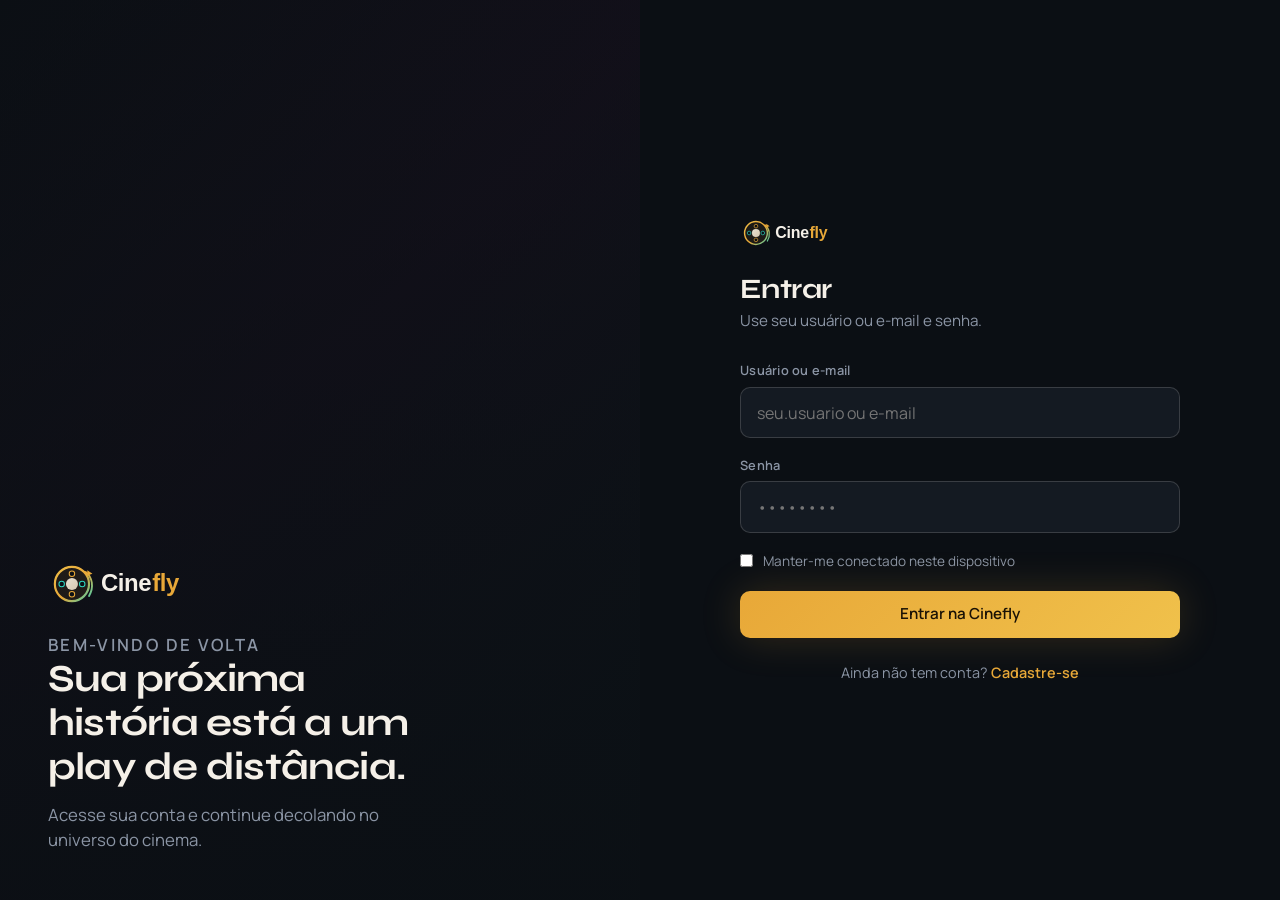
<file: favoritos.html>
<!DOCTYPE html>
<html lang="pt-BR">
<head>
  <meta charset="UTF-8" />
  <meta name="viewport" content="width=device-width, initial-scale=1.0" />
  <title>Favoritos — Cinefly</title>
  <link rel="icon" href="assets/favicon.svg" type="image/svg+xml" />
  <link rel="stylesheet" href="css/style.css" />
</head>
<body data-page="favoritos">
  <header class="navbar scrolled" id="navbar">
    <div class="container">
      <a href="index.html" class="nav-logo">
        <img src="assets/logo.svg" alt="Cinefly" />
      </a>
      <nav class="nav-links">
        <a href="index.html">Início</a>
        <a href="index.html#filmes">Filmes</a>
        <a href="index.html#series">Séries</a>
        <a href="favoritos.html" class="active">Favoritos</a>
        <a href="perfil.html">Perfil</a>
      </nav>
      <div class="nav-search">
        <span class="search-icon">🔍</span>
        <input type="search" id="search-input" placeholder="Buscar…" autocomplete="off" aria-label="Buscar" />
        <div class="search-dropdown" id="search-dropdown"></div>
      </div>
      <div class="nav-actions" id="nav-auth"></div>
      <button class="menu-toggle" aria-label="Menu">☰</button>
    </div>
  </header>

  <div class="page-header">
    <div class="container">
      <p class="eyebrow">Minha lista</p>
      <h1>❤️ Favoritos</h1>
      <p>Títulos que você salvou para assistir depois.</p>
    </div>
  </div>

  <div class="container">
    <div class="empty-state" id="favorites-empty" style="display:none">
      <span class="emoji">🍿</span>
      <h3>Sua lista está vazia</h3>
      <p>Explore o catálogo e toque em ♡ para salvar filmes, séries e documentários.</p>
      <a href="index.html" class="btn btn-primary" style="margin-top:1.25rem">Explorar catálogo</a>
    </div>
    <div class="grid-catalog" id="favorites-grid"></div>
  </div>

  <div class="footer-accent"></div>
  <footer class="footer">
    <div class="container footer-bottom" style="border:none;padding-top:0">
      <span>© 2026 Cinefly</span>
      <span>Decole no universo do cinema</span>
    </div>
  </footer>

  <script src="js/data.js"></script>
  <script src="js/auth.js"></script>
  <script src="js/script.js"></script>
</body>
</html>
</file>
<file: css/style.css>
/* =========================================================
   Cinefly — Design System & Estilos Globais
   Tipografia: Syne (display) + Manrope (UI)
   ========================================================= */

@import url('https://fonts.googleapis.com/css2?family=Manrope:wght@400;500;600;700&family=Syne:wght@600;700;800&display=swap');

:root {
  --ink: #0B0F14;
  --ink-soft: #0E131A;
  --surface: #141A22;
  --surface-2: #1C2430;
  --surface-3: #243040;
  --amber: #E8A838;
  --amber-light: #F0C14B;
  --amber-dim: rgba(232, 168, 56, 0.15);
  --teal: #2DD4BF;
  --teal-dim: rgba(45, 212, 191, 0.12);
  --cream: #F5F0E8;
  --muted: #8B95A5;
  --muted-2: #5A6575;
  --danger: #E85D5D;
  --success: #3ECF8E;
  --border: rgba(245, 240, 232, 0.08);
  --border-strong: rgba(245, 240, 232, 0.16);

  --grad-hero: linear-gradient(135deg, #0B0F14 0%, #15101C 45%, #0C181A 100%);
  --grad-cta: linear-gradient(135deg, #E8A838 0%, #F0C14B 100%);
  --grad-accent: linear-gradient(90deg, #E8A838, #2DD4BF);
  --grad-overlay: linear-gradient(180deg, transparent 0%, rgba(11, 15, 20, 0.4) 40%, rgba(11, 15, 20, 0.95) 100%);
  --grad-nav: linear-gradient(180deg, rgba(11, 15, 20, 0.95) 0%, rgba(11, 15, 20, 0.7) 70%, transparent 100%);

  --font-display: 'Syne', sans-serif;
  --font-body: 'Manrope', sans-serif;

  --radius-sm: 6px;
  --radius: 10px;
  --radius-lg: 16px;
  --radius-xl: 24px;

  --nav-h: 72px;
  --shadow-glow: 0 0 40px rgba(232, 168, 56, 0.18);
  --ease: cubic-bezier(0.22, 1, 0.36, 1);
  --max: 1400px;
}

*, *::before, *::after { box-sizing: border-box; margin: 0; padding: 0; }

html { scroll-behavior: smooth; }

body {
  font-family: var(--font-body);
  background: var(--ink);
  color: var(--cream);
  line-height: 1.5;
  min-height: 100vh;
  overflow-x: hidden;
  -webkit-font-smoothing: antialiased;
}

body::before {
  content: '';
  position: fixed;
  inset: 0;
  background:
    radial-gradient(ellipse 80% 50% at 20% -10%, rgba(232, 168, 56, 0.07), transparent 50%),
    radial-gradient(ellipse 60% 40% at 90% 10%, rgba(45, 212, 191, 0.05), transparent 45%),
    radial-gradient(ellipse 50% 30% at 50% 100%, rgba(232, 168, 56, 0.04), transparent 50%);
  pointer-events: none;
  z-index: 0;
}

img { max-width: 100%; display: block; }
a { color: inherit; text-decoration: none; }
button, input, select, textarea { font: inherit; color: inherit; }
ul, ol { list-style: none; }
button { cursor: pointer; border: none; background: none; }

.container {
  width: min(100% - 2.5rem, var(--max));
  margin-inline: auto;
}

/* ---------- Typography ---------- */
.brand-name {
  font-family: var(--font-display);
  font-weight: 800;
  letter-spacing: -0.03em;
}
.brand-name .accent { color: var(--amber); }

h1, h2, h3, .display {
  font-family: var(--font-display);
  font-weight: 700;
  letter-spacing: -0.02em;
  line-height: 1.15;
}

.eyebrow {
  font-size: 0.75rem;
  font-weight: 600;
  letter-spacing: 0.14em;
  text-transform: uppercase;
  color: var(--amber);
}

.muted { color: var(--muted); }

/* ---------- Buttons ---------- */
.btn {
  display: inline-flex;
  align-items: center;
  justify-content: center;
  gap: 0.5rem;
  padding: 0.75rem 1.4rem;
  border-radius: var(--radius);
  font-weight: 600;
  font-size: 0.95rem;
  transition: transform 0.25s var(--ease), box-shadow 0.25s var(--ease), background 0.2s, border-color 0.2s;
  white-space: nowrap;
}

.btn:active { transform: scale(0.97); }

.btn-primary {
  background: var(--grad-cta);
  color: #1A1205;
  box-shadow: var(--shadow-glow);
}
.btn-primary:hover {
  box-shadow: 0 0 50px rgba(232, 168, 56, 0.35);
  transform: translateY(-1px);
}

.btn-secondary {
  background: rgba(245, 240, 232, 0.08);
  border: 1px solid var(--border-strong);
  color: var(--cream);
  backdrop-filter: blur(8px);
}
.btn-secondary:hover {
  background: rgba(245, 240, 232, 0.14);
  border-color: rgba(245, 240, 232, 0.28);
}

.btn-ghost {
  background: transparent;
  color: var(--cream);
  padding: 0.5rem 0.85rem;
}
.btn-ghost:hover { color: var(--amber); }

.btn-danger {
  background: rgba(232, 93, 93, 0.15);
  color: var(--danger);
  border: 1px solid rgba(232, 93, 93, 0.35);
}
.btn-danger:hover { background: rgba(232, 93, 93, 0.25); }

.btn-icon {
  width: 44px;
  height: 44px;
  min-width: 44px;
  min-height: 44px;
  padding: 0;
  border-radius: 50%;
  background: rgba(245, 240, 232, 0.08);
  border: 1px solid var(--border);
  display: inline-flex;
  align-items: center;
  justify-content: center;
  transition: background 0.2s, border-color 0.2s, color 0.2s;
}
.btn-icon:hover {
  background: var(--amber-dim);
  border-color: var(--amber);
  color: var(--amber);
}
.btn-icon.active {
  background: var(--amber-dim);
  border-color: var(--amber);
  color: var(--amber);
}

.btn-sm {
  padding: 0.65rem 1.1rem;
  font-size: 0.85rem;
  min-height: 44px;
}
.btn-block { width: 100%; }

.skip-link {
  position: absolute;
  left: 1rem;
  top: -100px;
  z-index: 200;
  padding: 0.75rem 1.1rem;
  background: var(--amber);
  color: #1A1205;
  font-weight: 700;
  border-radius: var(--radius);
  transition: top 0.2s;
}
.skip-link:focus {
  top: 1rem;
  outline: 2px solid var(--cream);
  outline-offset: 2px;
}

/* ---------- Navbar ---------- */
.navbar {
  position: fixed;
  top: 0;
  left: 0;
  right: 0;
  z-index: 100;
  height: var(--nav-h);
  display: flex;
  align-items: center;
  background: transparent;
  transition: background 0.35s var(--ease), backdrop-filter 0.35s;
}

.navbar.scrolled {
  background: rgba(11, 15, 20, 0.88);
  backdrop-filter: blur(16px);
  border-bottom: 1px solid var(--border);
}

.navbar .container {
  display: flex;
  align-items: center;
  gap: 1.5rem;
  width: min(100% - 2rem, var(--max));
}

.nav-logo {
  display: flex;
  align-items: center;
  flex-shrink: 0;
}
.nav-logo img { height: 36px; width: auto; }

.nav-links {
  display: flex;
  align-items: center;
  gap: 0.25rem;
}
.nav-links a {
  padding: 0.45rem 0.85rem;
  border-radius: var(--radius-sm);
  font-size: 0.9rem;
  font-weight: 500;
  color: var(--muted);
  transition: color 0.2s, background 0.2s;
}
.nav-links a:hover,
.nav-links a.active {
  color: var(--cream);
  background: rgba(245, 240, 232, 0.06);
}

.nav-search {
  flex: 1;
  max-width: 360px;
  position: relative;
  margin-left: auto;
}
.nav-search input {
  width: 100%;
  padding: 0.65rem 1rem 0.65rem 2.6rem;
  background: rgba(245, 240, 232, 0.06);
  border: 1px solid var(--border);
  border-radius: 999px;
  outline: none;
  transition: border-color 0.2s, background 0.2s, box-shadow 0.2s;
}
.nav-search input::placeholder { color: var(--muted-2); }
.nav-search input:focus {
  border-color: rgba(232, 168, 56, 0.5);
  background: rgba(245, 240, 232, 0.09);
  box-shadow: 0 0 0 3px var(--amber-dim);
}
.nav-search .search-icon {
  position: absolute;
  left: 0.9rem;
  top: 50%;
  transform: translateY(-50%);
  color: var(--muted);
  pointer-events: none;
  font-size: 0.95rem;
}

.search-dropdown {
  position: absolute;
  top: calc(100% + 8px);
  left: 0;
  right: 0;
  background: var(--surface);
  border: 1px solid var(--border-strong);
  border-radius: var(--radius);
  max-height: 360px;
  overflow-y: auto;
  display: none;
  z-index: 50;
  box-shadow: 0 20px 40px rgba(0,0,0,0.45);
}
.search-dropdown.open { display: block; animation: fadeUp 0.25s var(--ease); }

.search-item {
  display: flex;
  align-items: center;
  gap: 0.85rem;
  padding: 0.7rem 1rem;
  transition: background 0.15s;
  cursor: pointer;
}
.search-item:hover { background: var(--surface-2); }
.search-item img {
  width: 40px;
  height: 56px;
  object-fit: cover;
  border-radius: 4px;
}
.search-item .meta { flex: 1; min-width: 0; }
.search-item .meta strong {
  display: block;
  font-size: 0.9rem;
  white-space: nowrap;
  overflow: hidden;
  text-overflow: ellipsis;
}
.search-item .meta span {
  font-size: 0.75rem;
  color: var(--muted);
}

.nav-actions {
  display: flex;
  align-items: center;
  gap: 0.5rem;
  flex-shrink: 0;
}

.nav-actions .btn {
  min-height: 44px;
}

.avatar-btn {
  width: 44px;
  height: 44px;
  min-width: 44px;
  min-height: 44px;
  border-radius: 50%;
  background: var(--grad-accent);
  display: flex;
  align-items: center;
  justify-content: center;
  font-weight: 700;
  font-size: 0.85rem;
  color: #0B0F14;
  overflow: hidden;
}
.avatar-btn img { width: 100%; height: 100%; object-fit: cover; }

.user-menu {
  position: absolute;
  top: calc(100% + 10px);
  right: 0;
  min-width: 200px;
  background: var(--surface);
  border: 1px solid var(--border-strong);
  border-radius: var(--radius);
  padding: 0.5rem;
  display: none;
  z-index: 60;
  box-shadow: 0 16px 40px rgba(0,0,0,0.4);
}
.user-menu.open { display: block; animation: fadeUp 0.2s var(--ease); }
.user-menu a,
.user-menu button {
  display: flex;
  align-items: center;
  gap: 0.6rem;
  width: 100%;
  padding: 0.65rem 0.85rem;
  border-radius: var(--radius-sm);
  font-size: 0.9rem;
  color: var(--cream);
  text-align: left;
  transition: background 0.15s;
}
.user-menu a:hover,
.user-menu button:hover { background: var(--surface-2); }

.nav-avatar-wrap { position: relative; }

.menu-toggle {
  display: none;
  width: 44px;
  height: 44px;
  min-width: 44px;
  min-height: 44px;
  align-items: center;
  justify-content: center;
  font-size: 1.4rem;
}

/* ---------- Spotlight / Hero unificado ---------- */
.spotlight {
  position: relative;
  z-index: 2;
  margin-top: 0;
  height: min(100vh, 880px);
  min-height: 560px;
  overflow: hidden;
  background: var(--ink);
}

.spotlight-brand-layer {
  position: absolute;
  top: calc(var(--nav-h) + 0.75rem);
  left: 0;
  right: 0;
  z-index: 3;
  pointer-events: none;
}

.spotlight-brand {
  font-family: var(--font-display);
  font-size: clamp(2.6rem, 7vw, 4.75rem);
  font-weight: 800;
  letter-spacing: -0.03em;
  line-height: 1;
  color: var(--cream);
  text-shadow:
    0 1px 0 rgba(0, 0, 0, 0.35),
    0 8px 28px rgba(0, 0, 0, 0.75),
    0 16px 48px rgba(0, 0, 0, 0.45);
  margin: 0;
}

.spotlight-brand span {
  color: var(--amber);
}

.spotlight-tagline {
  margin-top: 0.45rem;
  font-size: clamp(0.95rem, 1.6vw, 1.15rem);
  font-weight: 500;
  color: rgba(245, 240, 232, 0.88);
  max-width: 28ch;
  text-shadow: 0 2px 12px rgba(0, 0, 0, 0.65);
}

.spotlight-track {
  position: relative;
  width: 100%;
  height: 100%;
}

.spotlight-slide {
  position: absolute;
  inset: 0;
  opacity: 0;
  visibility: hidden;
  transition: opacity 0.7s var(--ease), visibility 0.7s;
  cursor: pointer;
}

.spotlight-slide.active {
  opacity: 1;
  visibility: visible;
  z-index: 1;
}

.spotlight-slide img {
  width: 100%;
  height: 100%;
  object-fit: cover;
  transform: scale(1.04);
  transition: transform 7s ease-out;
}

.spotlight-slide.active img {
  transform: scale(1);
}

.spotlight-slide::after {
  content: '';
  position: absolute;
  inset: 0;
  background:
    linear-gradient(90deg, rgba(11, 15, 20, 0.92) 0%, rgba(11, 15, 20, 0.55) 42%, rgba(11, 15, 20, 0.2) 70%, rgba(11, 15, 20, 0.45) 100%),
    linear-gradient(180deg, rgba(11, 15, 20, 0.72) 0%, rgba(11, 15, 20, 0.25) 28%, transparent 45%, rgba(11, 15, 20, 0.88) 100%);
  pointer-events: none;
}

.spotlight-caption {
  position: absolute;
  left: 0;
  right: 0;
  bottom: 0;
  z-index: 2;
  padding: 0 0 3.5rem;
  pointer-events: none;
}

.spotlight-caption .container {
  max-width: 620px;
  margin-left: max(1.25rem, calc((100% - var(--max)) / 2 + 1.25rem));
  margin-right: auto;
  animation: fadeUp 0.7s var(--ease) both;
}

.spotlight-slide.active .spotlight-caption .container {
  animation: fadeUp 0.65s var(--ease) both;
}

.spotlight-badge {
  display: inline-flex;
  align-items: center;
  gap: 0.4rem;
  font-size: 0.72rem;
  font-weight: 700;
  letter-spacing: 0.12em;
  text-transform: uppercase;
  color: var(--amber);
  margin-bottom: 0.65rem;
}

.spotlight-badge .pill {
  background: var(--amber-dim);
  border: 1px solid rgba(232, 168, 56, 0.35);
  color: var(--amber-light);
  padding: 0.2rem 0.55rem;
  border-radius: 999px;
  letter-spacing: 0.06em;
}

.spotlight-caption h2,
.spotlight-caption .spotlight-title {
  font-family: var(--font-display);
  font-weight: 700;
  letter-spacing: -0.02em;
  line-height: 1.15;
  font-size: clamp(1.55rem, 3.4vw, 2.45rem);
  margin-bottom: 0.65rem;
  text-shadow: 0 4px 24px rgba(0, 0, 0, 0.45);
  color: var(--cream);
}

.spotlight-caption .legend {
  color: rgba(245, 240, 232, 0.82);
  font-size: clamp(0.92rem, 1.5vw, 1.05rem);
  line-height: 1.55;
  max-width: 46ch;
  margin-bottom: 1.15rem;
  display: -webkit-box;
  -webkit-line-clamp: 2;
  -webkit-box-orient: vertical;
  overflow: hidden;
}

.spotlight-meta {
  display: flex;
  flex-wrap: wrap;
  gap: 0.65rem;
  align-items: center;
  font-size: 0.85rem;
  color: var(--muted);
  margin-bottom: 1.15rem;
}

.spotlight-meta .rating {
  color: var(--amber);
  font-weight: 700;
}

.spotlight-meta .type-tag {
  color: var(--teal);
  font-weight: 600;
  text-transform: capitalize;
}

.spotlight-actions {
  display: flex;
  flex-wrap: wrap;
  gap: 0.65rem;
  pointer-events: auto;
}

.spotlight-nav {
  position: absolute;
  top: 50%;
  transform: translateY(-50%);
  z-index: 5;
  width: 48px;
  height: 48px;
  border-radius: 50%;
  background: rgba(11, 15, 20, 0.55);
  border: 1px solid var(--border-strong);
  color: var(--cream);
  font-size: 1.75rem;
  line-height: 1;
  display: flex;
  align-items: center;
  justify-content: center;
  backdrop-filter: blur(8px);
  transition: background 0.2s, border-color 0.2s, color 0.2s, transform 0.2s;
  opacity: 0.7;
}

.spotlight:hover .spotlight-nav { opacity: 1; }

.spotlight-nav:hover {
  background: var(--amber-dim);
  border-color: var(--amber);
  color: var(--amber-light);
  transform: translateY(-50%) scale(1.05);
}

.spotlight-prev { left: 1rem; }
.spotlight-next { right: 1rem; }

.spotlight-dots {
  position: absolute;
  bottom: 0.85rem;
  left: 50%;
  transform: translateX(-50%);
  z-index: 5;
  display: flex;
  gap: 0.15rem;
  align-items: center;
}

.spotlight-dots button {
  width: 44px;
  height: 44px;
  min-width: 44px;
  min-height: 44px;
  border-radius: 99px;
  background: transparent;
  border: none;
  padding: 0;
  display: inline-flex;
  align-items: center;
  justify-content: center;
  transition: background 0.2s;
}

.spotlight-dots button::after {
  content: '';
  width: 8px;
  height: 8px;
  border-radius: 99px;
  background: rgba(245, 240, 232, 0.4);
  transition: width 0.35s var(--ease), background 0.25s;
}

.spotlight-dots button.active::after {
  width: 28px;
  background: var(--amber);
}

.spotlight-dots button:hover::after {
  background: rgba(245, 240, 232, 0.75);
}

.spotlight-dots button:focus-visible {
  outline: 2px solid var(--amber);
  outline-offset: 2px;
}

.spotlight-progress {
  position: absolute;
  bottom: 0;
  left: 0;
  right: 0;
  height: 3px;
  background: rgba(245, 240, 232, 0.08);
  z-index: 5;
}

.spotlight-progress span {
  display: block;
  height: 100%;
  width: 0%;
  background: var(--grad-accent);
  transition: width 0.1s linear;
}

/* ---------- Hero ---------- */
.hero {
  position: relative;
  min-height: 78vh;
  display: flex;
  align-items: flex-end;
  padding-bottom: 5rem;
  overflow: hidden;
  z-index: 1;
}

.hero-bg {
  position: absolute;
  inset: 0;
  z-index: 0;
}
.hero-bg img {
  width: 100%;
  height: 100%;
  object-fit: cover;
  animation: heroZoom 20s ease-in-out infinite alternate;
}
.hero-bg::after {
  content: '';
  position: absolute;
  inset: 0;
  background:
    linear-gradient(90deg, rgba(11,15,20,0.95) 0%, rgba(11,15,20,0.55) 45%, rgba(11,15,20,0.3) 100%),
    var(--grad-overlay);
}

.hero-content {
  position: relative;
  z-index: 2;
  max-width: 560px;
  animation: fadeUp 0.9s var(--ease) both;
}

.hero-content h1 {
  font-size: clamp(2.4rem, 5vw, 3.8rem);
  margin: 0.6rem 0 1rem;
}

.hero-content p {
  color: var(--muted);
  font-size: 1.05rem;
  margin-bottom: 1.5rem;
  max-width: 42ch;
}

.hero-meta {
  display: flex;
  flex-wrap: wrap;
  gap: 0.75rem;
  margin-bottom: 1.25rem;
  font-size: 0.85rem;
  color: var(--muted);
}
.hero-meta .badge {
  color: var(--amber);
  font-weight: 600;
}
.hero-meta .dot::before {
  content: '·';
  margin-right: 0.75rem;
  color: var(--muted-2);
}

.hero-actions {
  display: flex;
  flex-wrap: wrap;
  gap: 0.75rem;
}

.hero-brand {
  font-family: var(--font-display);
  font-size: clamp(1.1rem, 2.5vw, 1.35rem);
  font-weight: 800;
  letter-spacing: -0.02em;
  margin-bottom: 0.25rem;
}
.hero-brand span { color: var(--amber); }

/* ---------- Sections / Rails ---------- */
.section {
  position: relative;
  z-index: 1;
  padding: 1.5rem 0 2rem;
}

.section-header {
  display: flex;
  align-items: baseline;
  justify-content: space-between;
  margin-bottom: 1rem;
  gap: 1rem;
}
.section-header h2 {
  font-size: clamp(1.15rem, 2vw, 1.4rem);
}
.section-header a {
  font-size: 0.85rem;
  color: var(--teal);
  font-weight: 600;
}
.section-header a:hover { text-decoration: underline; }

.rail {
  display: flex;
  gap: 0.85rem;
  overflow-x: auto;
  scroll-snap-type: x mandatory;
  padding-bottom: 0.5rem;
  scrollbar-width: thin;
  scrollbar-color: var(--surface-3) transparent;
}
.rail::-webkit-scrollbar { height: 6px; }
.rail::-webkit-scrollbar-thumb {
  background: var(--surface-3);
  border-radius: 99px;
}

/* Continuar assistindo — setas em vez de scroll lateral */
.rail-slider {
  position: relative;
}
.rail-slider .rail-arrows {
  overflow-x: auto;
  scroll-behavior: smooth;
  scrollbar-width: none;
  padding-inline: 0.15rem;
  -ms-overflow-style: none;
}
.rail-slider .rail-arrows::-webkit-scrollbar {
  display: none;
}
.rail-nav {
  position: absolute;
  top: 38%;
  transform: translateY(-50%);
  z-index: 3;
  width: 42px;
  height: 42px;
  border-radius: 50%;
  background: rgba(11, 15, 20, 0.72);
  border: 1px solid var(--border-strong);
  color: var(--cream);
  font-size: 1.55rem;
  line-height: 1;
  display: flex;
  align-items: center;
  justify-content: center;
  backdrop-filter: blur(8px);
  transition: background 0.2s, border-color 0.2s, color 0.2s, opacity 0.2s, transform 0.2s;
  opacity: 0.9;
}
.rail-nav:hover:not(:disabled) {
  background: var(--amber-dim);
  border-color: var(--amber);
  color: var(--amber-light);
  transform: translateY(-50%) scale(1.05);
}
.rail-nav:disabled {
  opacity: 0.25;
  cursor: default;
  pointer-events: none;
}
.rail-prev { left: -0.35rem; }
.rail-next { right: -0.35rem; }

@media (max-width: 768px) {
  .rail-prev { left: 0.15rem; }
  .rail-next { right: 0.15rem; }
  .rail-nav {
    width: 38px;
    height: 38px;
    font-size: 1.35rem;
  }
}

/* ---------- Poster Card ---------- */
.poster {
  flex: 0 0 auto;
  width: 160px;
  scroll-snap-align: start;
  cursor: pointer;
  position: relative;
  border-radius: var(--radius);
  overflow: hidden;
  transition: transform 0.35s var(--ease);
  animation: fadeUp 0.5s var(--ease) both;
}
.poster:hover { transform: scale(1.06); z-index: 2; }

.poster-img {
  aspect-ratio: 2 / 3;
  background: var(--surface-2);
  position: relative;
  overflow: hidden;
  border-radius: var(--radius);
}
.poster-img img {
  width: 100%;
  height: 100%;
  object-fit: cover;
  transition: transform 0.5s var(--ease);
}
.poster:hover .poster-img img { transform: scale(1.08); }

.poster-img::after {
  content: '';
  position: absolute;
  inset: 0;
  background: linear-gradient(180deg, transparent 50%, rgba(11,15,20,0.85) 100%);
  opacity: 0;
  transition: opacity 0.3s;
}
.poster:hover .poster-img::after { opacity: 1; }

.poster-overlay {
  position: absolute;
  inset: auto 0 0 0;
  padding: 0.75rem;
  opacity: 0;
  transform: translateY(8px);
  transition: opacity 0.3s, transform 0.3s var(--ease);
  z-index: 2;
  display: flex;
  gap: 0.4rem;
}
.poster:hover .poster-overlay {
  opacity: 1;
  transform: translateY(0);
}

.poster-info {
  margin-top: 0.55rem;
}
.poster-info h3 {
  font-family: var(--font-body);
  font-size: 0.88rem;
  font-weight: 600;
  white-space: nowrap;
  overflow: hidden;
  text-overflow: ellipsis;
}
.poster-info span {
  font-size: 0.75rem;
  color: var(--muted);
}

.poster-rank {
  position: absolute;
  top: 0.5rem;
  left: 0.5rem;
  z-index: 2;
  background: var(--grad-cta);
  color: #1A1205;
  font-weight: 800;
  font-family: var(--font-display);
  font-size: 0.8rem;
  width: 28px;
  height: 28px;
  border-radius: 6px;
  display: flex;
  align-items: center;
  justify-content: center;
}

.poster-type {
  position: absolute;
  top: 0.5rem;
  right: 0.5rem;
  z-index: 2;
  font-size: 0.65rem;
  font-weight: 700;
  letter-spacing: 0.06em;
  text-transform: uppercase;
  padding: 0.2rem 0.45rem;
  border-radius: 4px;
  background: rgba(11,15,20,0.75);
  backdrop-filter: blur(4px);
  color: var(--teal);
}

.poster.wide {
  width: 280px;
}
.poster.wide .poster-img { aspect-ratio: 16 / 9; }

/* ---------- Categories chips ---------- */
.categories {
  display: flex;
  gap: 0.6rem;
  overflow-x: auto;
  padding: 0.25rem 0 1rem;
  scrollbar-width: none;
}
.categories::-webkit-scrollbar { display: none; }

.chip {
  flex-shrink: 0;
  padding: 0.55rem 1.1rem;
  border-radius: 999px;
  font-size: 0.85rem;
  font-weight: 600;
  background: var(--surface);
  border: 1px solid var(--border);
  color: var(--muted);
  transition: all 0.2s var(--ease);
}
.chip:hover,
.chip.active {
  background: var(--amber-dim);
  border-color: var(--amber);
  color: var(--amber-light);
}

/* ---------- Modal ---------- */
.modal-backdrop {
  position: fixed;
  inset: 0;
  background: rgba(5, 8, 12, 0.75);
  backdrop-filter: blur(6px);
  z-index: 200;
  display: flex;
  align-items: center;
  justify-content: center;
  padding: 1.5rem;
  opacity: 0;
  visibility: hidden;
  transition: opacity 0.3s, visibility 0.3s;
}
.modal-backdrop.open {
  opacity: 1;
  visibility: visible;
}

.modal {
  background: var(--surface);
  border: 1px solid var(--border-strong);
  border-radius: var(--radius-xl);
  max-width: 720px;
  width: 100%;
  max-height: 90vh;
  overflow-y: auto;
  transform: translateY(20px) scale(0.97);
  transition: transform 0.35s var(--ease);
}
.modal-backdrop.open .modal {
  transform: translateY(0) scale(1);
}

.modal-banner {
  position: relative;
  aspect-ratio: 16 / 7;
  background: var(--surface-2);
  overflow: hidden;
}
.modal-banner img {
  width: 100%;
  height: 100%;
  object-fit: cover;
}
.modal-banner::after {
  content: '';
  position: absolute;
  inset: 0;
  background: var(--grad-overlay);
}
.modal-close {
  position: absolute;
  top: 1rem;
  right: 1rem;
  z-index: 3;
  width: 36px;
  height: 36px;
  border-radius: 50%;
  background: rgba(11,15,20,0.7);
  border: 1px solid var(--border);
  color: var(--cream);
  font-size: 1.2rem;
  display: flex;
  align-items: center;
  justify-content: center;
}
.modal-close:hover { background: var(--danger); }

.modal-body { padding: 1.5rem 1.75rem 2rem; }
.modal-body h2 {
  font-size: 1.75rem;
  margin-bottom: 0.5rem;
}
.modal-meta {
  display: flex;
  flex-wrap: wrap;
  gap: 0.75rem;
  font-size: 0.85rem;
  color: var(--muted);
  margin-bottom: 1rem;
}
.modal-meta .rating { color: var(--amber); font-weight: 700; }
.modal-body p {
  color: var(--muted);
  margin-bottom: 1.25rem;
  font-size: 0.95rem;
}
.modal-actions {
  display: flex;
  flex-wrap: wrap;
  gap: 0.65rem;
}

/* ---------- Auth pages ---------- */
.auth-page {
  min-height: 100vh;
  display: grid;
  grid-template-columns: 1fr 1fr;
  position: relative;
  z-index: 1;
}

.auth-visual {
  position: relative;
  overflow: hidden;
  background: var(--grad-hero);
  display: flex;
  flex-direction: column;
  justify-content: flex-end;
  padding: 3rem;
}
.auth-visual::before {
  content: '';
  position: absolute;
  inset: 0;
  background:
    url('https://images.unsplash.com/photo-1489599849927-2ee91cede3ba?w=1200&q=80') center/cover;
  opacity: 0.35;
}
.auth-visual::after {
  content: '';
  position: absolute;
  inset: 0;
  background: linear-gradient(180deg, rgba(11,15,20,0.3) 0%, rgba(11,15,20,0.92) 100%);
}
.auth-visual-content {
  position: relative;
  z-index: 2;
  max-width: 400px;
  animation: fadeUp 0.8s var(--ease) both;
}
.auth-visual-content .logo-lg { height: 48px; margin-bottom: 1.5rem; }
.auth-visual-content h1 {
  font-size: clamp(1.8rem, 3vw, 2.4rem);
  margin-bottom: 0.75rem;
}
.auth-visual-content p { color: var(--muted); font-size: 1.05rem; }

.auth-form-wrap {
  display: flex;
  align-items: center;
  justify-content: center;
  padding: 2.5rem;
  background: var(--ink);
}
.auth-card {
  width: 100%;
  max-width: 440px;
  animation: fadeUp 0.6s var(--ease) 0.1s both;
}
.auth-card h2 {
  font-size: 1.75rem;
  margin-bottom: 0.35rem;
}
.auth-card > .lead {
  color: var(--muted);
  margin-bottom: 1.75rem;
  font-size: 0.95rem;
}

.auth-tabs {
  display: flex;
  gap: 0.35rem;
  background: var(--surface);
  padding: 0.3rem;
  border-radius: var(--radius);
  margin-bottom: 1.5rem;
  border: 1px solid var(--border);
}
.auth-tab {
  flex: 1;
  padding: 0.65rem;
  border-radius: var(--radius-sm);
  font-weight: 600;
  font-size: 0.9rem;
  color: var(--muted);
  transition: all 0.2s;
}
.auth-tab.active {
  background: var(--amber-dim);
  color: var(--amber-light);
}

.form-group {
  margin-bottom: 1.1rem;
}
.form-group label {
  display: block;
  font-size: 0.8rem;
  font-weight: 600;
  color: var(--muted);
  margin-bottom: 0.4rem;
  letter-spacing: 0.02em;
}
.form-group input,
.form-group select,
.form-group textarea {
  width: 100%;
  padding: 0.8rem 1rem;
  background: var(--surface);
  border: 1px solid var(--border-strong);
  border-radius: var(--radius);
  outline: none;
  transition: border-color 0.2s, box-shadow 0.2s;
}
.form-group input:focus,
.form-group select:focus,
.form-group textarea:focus {
  border-color: rgba(232, 168, 56, 0.55);
  box-shadow: 0 0 0 3px var(--amber-dim);
}
.form-group textarea { resize: vertical; min-height: 80px; }

.form-row {
  display: grid;
  grid-template-columns: 1fr 1fr;
  gap: 0.85rem;
}

.form-hint {
  font-size: 0.8rem;
  color: var(--muted-2);
  margin-top: 0.35rem;
}

.form-error {
  color: var(--danger);
  font-size: 0.8rem;
  margin-top: 0.35rem;
  display: none;
}
.form-group.has-error input,
.form-group.has-error select,
.form-group.has-error textarea {
  border-color: var(--danger);
}
.form-group.has-error .form-error { display: block; }

.form-check {
  display: flex;
  align-items: flex-start;
  gap: 0.6rem;
  margin-bottom: 1.25rem;
  font-size: 0.85rem;
  color: var(--muted);
}
.form-check input {
  margin-top: 0.2rem;
  accent-color: var(--amber);
}

.auth-footer {
  text-align: center;
  margin-top: 1.5rem;
  font-size: 0.9rem;
  color: var(--muted);
}
.auth-footer a {
  color: var(--amber);
  font-weight: 600;
}
.auth-footer a:hover { text-decoration: underline; }

.divider {
  display: flex;
  align-items: center;
  gap: 1rem;
  margin: 1.5rem 0;
  color: var(--muted-2);
  font-size: 0.8rem;
}
.divider::before,
.divider::after {
  content: '';
  flex: 1;
  height: 1px;
  background: var(--border-strong);
}

/* QR Code panel */
.qr-panel {
  text-align: center;
  padding: 1.5rem;
  background: var(--surface);
  border: 1px solid var(--border);
  border-radius: var(--radius-lg);
  display: none;
}
.qr-panel.active { display: block; animation: fadeUp 0.35s var(--ease); }
.qr-panel canvas,
.qr-panel img {
  margin: 1rem auto;
  border-radius: var(--radius);
  background: #fff;
  padding: 12px;
}
.qr-panel p {
  color: var(--muted);
  font-size: 0.9rem;
  margin-top: 0.75rem;
}
.form-panel { display: none; }
.form-panel.active { display: block; animation: fadeUp 0.35s var(--ease); }

.alert {
  padding: 0.85rem 1rem;
  border-radius: var(--radius);
  font-size: 0.9rem;
  margin-bottom: 1.25rem;
  display: none;
}
.alert.show { display: block; animation: fadeUp 0.3s var(--ease); }
.alert-success {
  background: rgba(62, 207, 142, 0.12);
  border: 1px solid rgba(62, 207, 142, 0.35);
  color: var(--success);
}
.alert-error {
  background: rgba(232, 93, 93, 0.12);
  border: 1px solid rgba(232, 93, 93, 0.35);
  color: var(--danger);
}
.alert-info {
  background: var(--teal-dim);
  border: 1px solid rgba(45, 212, 191, 0.35);
  color: var(--teal);
}

/* ---------- Profile ---------- */
.page-header {
  padding: calc(var(--nav-h) + 2.5rem) 0 1.5rem;
  position: relative;
  z-index: 1;
}
.page-header h1 {
  font-size: clamp(1.8rem, 3vw, 2.4rem);
  margin-bottom: 0.35rem;
}
.page-header p { color: var(--muted); }

.profile-layout {
  display: grid;
  grid-template-columns: 260px 1fr;
  gap: 2rem;
  padding-bottom: 4rem;
  position: relative;
  z-index: 1;
}

.profile-sidebar {
  background: var(--surface);
  border: 1px solid var(--border);
  border-radius: var(--radius-lg);
  padding: 1.5rem;
  height: fit-content;
  position: sticky;
  top: calc(var(--nav-h) + 1rem);
}
.profile-avatar-lg {
  width: 88px;
  height: 88px;
  border-radius: 50%;
  background: var(--grad-accent);
  display: flex;
  align-items: center;
  justify-content: center;
  font-family: var(--font-display);
  font-weight: 800;
  font-size: 1.8rem;
  color: #0B0F14;
  margin: 0 auto 1rem;
  overflow: hidden;
}
.profile-avatar-lg img { width: 100%; height: 100%; object-fit: cover; }
.profile-sidebar h3 {
  text-align: center;
  font-size: 1.1rem;
  margin-bottom: 0.2rem;
}
.profile-sidebar .email {
  text-align: center;
  font-size: 0.8rem;
  color: var(--muted);
  margin-bottom: 1.25rem;
  word-break: break-all;
}

.profile-nav a {
  display: flex;
  align-items: center;
  gap: 0.65rem;
  padding: 0.7rem 0.85rem;
  border-radius: var(--radius-sm);
  font-size: 0.9rem;
  font-weight: 500;
  color: var(--muted);
  transition: all 0.15s;
  margin-bottom: 0.2rem;
}
.profile-nav a:hover,
.profile-nav a.active {
  background: var(--amber-dim);
  color: var(--amber-light);
}

.profile-main {
  background: var(--surface);
  border: 1px solid var(--border);
  border-radius: var(--radius-lg);
  padding: 2rem;
}
.profile-main h2 {
  font-size: 1.35rem;
  margin-bottom: 0.35rem;
}
.profile-main .section-desc {
  color: var(--muted);
  font-size: 0.9rem;
  margin-bottom: 1.75rem;
}

.profile-panel { display: none; }
.profile-panel.active { display: block; animation: fadeUp 0.35s var(--ease); }

.stats-row {
  display: grid;
  grid-template-columns: repeat(3, 1fr);
  gap: 1rem;
  margin-bottom: 2rem;
}
.stat-card {
  background: var(--ink-soft);
  border: 1px solid var(--border);
  border-radius: var(--radius);
  padding: 1.15rem;
  text-align: center;
}
.stat-card strong {
  display: block;
  font-family: var(--font-display);
  font-size: 1.6rem;
  color: var(--amber);
  margin-bottom: 0.2rem;
}
.stat-card span {
  font-size: 0.8rem;
  color: var(--muted);
}

.avatar-upload {
  display: flex;
  align-items: center;
  gap: 1.25rem;
  margin-bottom: 1.75rem;
  padding-bottom: 1.75rem;
  border-bottom: 1px solid var(--border);
}
.avatar-preview {
  width: 72px;
  height: 72px;
  border-radius: 50%;
  background: var(--grad-accent);
  display: flex;
  align-items: center;
  justify-content: center;
  font-weight: 800;
  font-size: 1.4rem;
  color: #0B0F14;
  overflow: hidden;
  flex-shrink: 0;
}
.avatar-preview img { width: 100%; height: 100%; object-fit: cover; }

/* ---------- Favorites / Catalog grid ---------- */
.grid-catalog {
  display: grid;
  grid-template-columns: repeat(auto-fill, minmax(150px, 1fr));
  gap: 1.25rem;
  padding-bottom: 4rem;
  position: relative;
  z-index: 1;
}
.grid-catalog .poster { width: 100%; }

.empty-state {
  text-align: center;
  padding: 4rem 2rem;
  color: var(--muted);
}
.empty-state .emoji {
  font-size: 3rem;
  margin-bottom: 1rem;
  display: block;
}
.empty-state h3 {
  font-size: 1.3rem;
  color: var(--cream);
  margin-bottom: 0.5rem;
}

/* ---------- Footer ---------- */
.footer {
  position: relative;
  z-index: 1;
  border-top: 1px solid var(--border);
  padding: 3rem 0 2rem;
  margin-top: 2rem;
  background: var(--ink-soft);
}
.footer-grid {
  display: grid;
  grid-template-columns: 2fr 1fr 1fr 1fr;
  gap: 2rem;
  margin-bottom: 2.5rem;
}
.footer-brand img { height: 32px; margin-bottom: 0.85rem; }
.footer-brand p {
  color: var(--muted);
  font-size: 0.9rem;
  max-width: 28ch;
}
.footer-col h4 {
  font-family: var(--font-body);
  font-size: 0.8rem;
  font-weight: 700;
  letter-spacing: 0.08em;
  text-transform: uppercase;
  color: var(--muted);
  margin-bottom: 1rem;
}
.footer-col a {
  display: block;
  font-size: 0.9rem;
  color: var(--cream);
  margin-bottom: 0.55rem;
  opacity: 0.75;
  transition: opacity 0.15s, color 0.15s;
}
.footer-col a:hover { opacity: 1; color: var(--amber); }
.footer-bottom {
  display: flex;
  justify-content: space-between;
  align-items: center;
  padding-top: 1.5rem;
  border-top: 1px solid var(--border);
  font-size: 0.8rem;
  color: var(--muted-2);
}
.footer-accent {
  height: 3px;
  background: var(--grad-accent);
  margin-bottom: 0;
}

/* ---------- Toast ---------- */
.toast-wrap {
  position: fixed;
  bottom: 1.5rem;
  right: 1.5rem;
  z-index: 300;
  display: flex;
  flex-direction: column;
  gap: 0.5rem;
}
.toast {
  background: var(--surface-2);
  border: 1px solid var(--border-strong);
  border-left: 3px solid var(--amber);
  padding: 0.85rem 1.15rem;
  border-radius: var(--radius);
  font-size: 0.9rem;
  box-shadow: 0 12px 32px rgba(0,0,0,0.4);
  animation: fadeUp 0.3s var(--ease);
  max-width: 320px;
}

/* ---------- Animations ---------- */
@keyframes fadeUp {
  from { opacity: 0; transform: translateY(16px); }
  to { opacity: 1; transform: translateY(0); }
}
@keyframes heroZoom {
  from { transform: scale(1); }
  to { transform: scale(1.08); }
}
@keyframes shimmer {
  0% { background-position: -200% 0; }
  100% { background-position: 200% 0; }
}

.fade-in { animation: fadeUp 0.6s var(--ease) both; }

/* ---------- Responsive ---------- */
@media (max-width: 1024px) {
  .auth-page { grid-template-columns: 1fr; }
  .auth-visual { display: none; }
  .profile-layout { grid-template-columns: 1fr; }
  .profile-sidebar { position: static; }
  .footer-grid { grid-template-columns: 1fr 1fr; }
  .poster { width: 140px; }
  .poster.wide { width: 240px; }
}

@media (max-width: 768px) {
  .nav-links { display: none; }
  .nav-search { max-width: none; order: 3; flex-basis: 100%; }
  .navbar .container { flex-wrap: wrap; padding-block: 0.75rem; height: auto; gap: 0.75rem; }
  .navbar { height: auto; min-height: var(--nav-h); }
  .menu-toggle { display: flex; }
  .nav-links.mobile-open {
    display: flex;
    flex-direction: column;
    width: 100%;
    order: 4;
    background: var(--surface);
    border-radius: var(--radius);
    padding: 0.5rem;
  }
  .spotlight-brand-layer {
    top: 7rem;
  }
  .spotlight {
    height: min(100svh, 760px);
    min-height: 480px;
  }
  .spotlight-brand {
    font-size: clamp(2.1rem, 11vw, 3rem);
  }
  .spotlight-tagline {
    font-size: 0.95rem;
  }
  .spotlight-nav {
    width: 44px;
    height: 44px;
    font-size: 1.4rem;
  }
  .spotlight-prev { left: 0.35rem; }
  .spotlight-next { right: 0.35rem; }
  .spotlight-caption { padding-bottom: 3.25rem; }
  .spotlight-caption .container {
    margin-left: 1.25rem;
    margin-right: 1.25rem;
    max-width: none;
  }
  .hero { min-height: 70vh; padding-bottom: 3rem; }
  .form-row { grid-template-columns: 1fr; }
  .stats-row { grid-template-columns: 1fr; }
  .footer-grid { grid-template-columns: 1fr; }
  .footer-bottom { flex-direction: column; gap: 0.5rem; text-align: center; }
  .poster { width: 120px; }
}

@media (max-width: 480px) {
  .spotlight-actions {
    flex-direction: column;
    align-items: stretch;
  }
  .spotlight-actions .btn {
    width: 100%;
    min-height: 44px;
  }
  .hero-actions { flex-direction: column; }
  .hero-actions .btn { width: 100%; }
  .grid-catalog { grid-template-columns: repeat(2, 1fr); gap: 0.85rem; }
}

@media (prefers-reduced-motion: reduce) {
  html { scroll-behavior: auto; }
  *,
  *::before,
  *::after {
    animation-duration: 0.01ms !important;
    animation-iteration-count: 1 !important;
    transition-duration: 0.01ms !important;
  }
  .spotlight-slide img,
  .spotlight-slide.active img {
    transform: none;
  }
}
</file>
